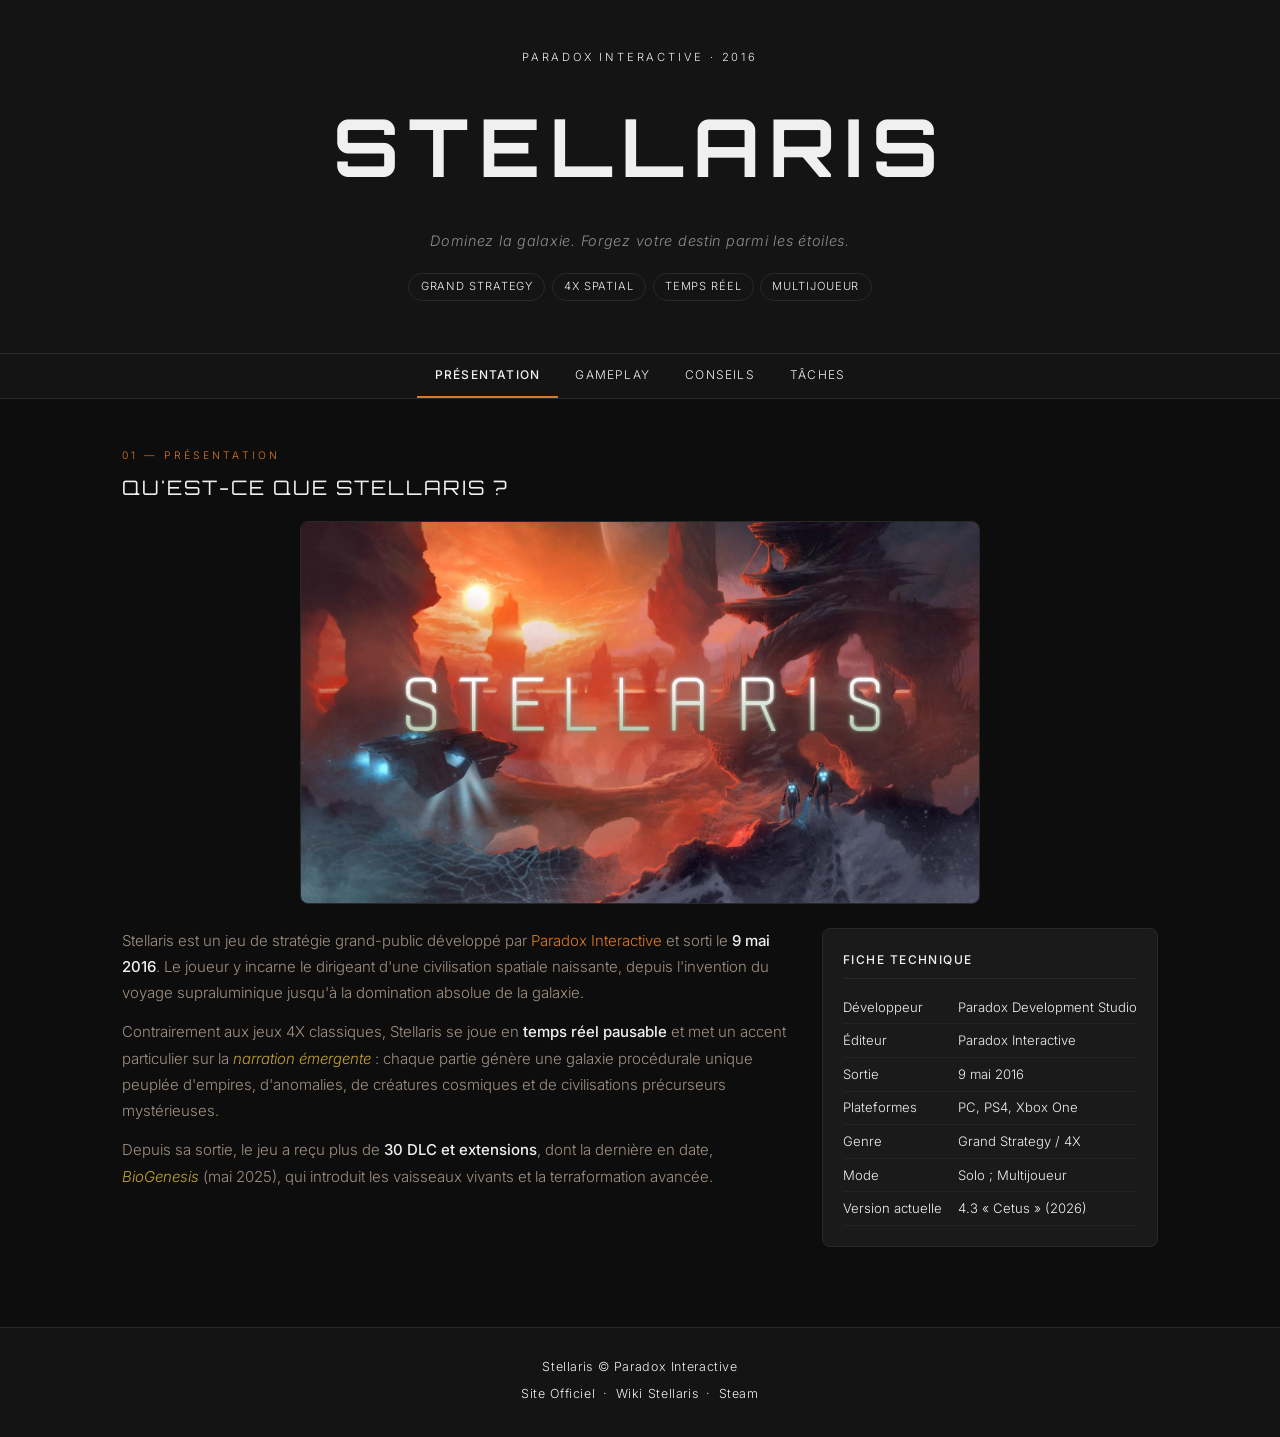
<file: TP1/index.html>
<!DOCTYPE html>
<html lang="fr">
<head>
    <meta charset="UTF-8" />
    <meta name="viewport" content="width=device-width, initial-scale=1.0" />
    <title>Stellaris — Guide Complet</title>
    <link rel="stylesheet" href="style.css" />
</head>
<body>

<header>
    <div class="header-bg"></div>
    <div class="header-content">
        <p class="header-studio">Paradox Interactive · 2016</p>
        <h1>STELLARIS</h1>
        <p class="header-tagline">Dominez la galaxie. Forgez votre destin parmi les étoiles.</p>
        <div class="header-badges">
            <span class="badge">Grand Strategy</span>
            <span class="badge">4X Spatial</span>
            <span class="badge">Temps réel</span>
            <span class="badge">Multijoueur</span>
        </div>
    </div>
    <nav>
        <a href="index.html" class="active">Présentation</a>
        <a href="gameplay.html">Gameplay</a>
        <a href="conseils.html">Conseils</a>
        <a href="todo.html">Tâches</a>
    </nav>
</header>

<main>
<section id="presentation">
    <div class="section-label">01 — PRÉSENTATION</div>
    <h2>Qu'est-ce que Stellaris ?</h2>
    <img src="stellaris.jpg" alt="Stellaris - Logo et héros du jeu" class="section-img">
    <div class="two-col">
        <div>
            <p>
                Stellaris est un jeu de stratégie grand-public développé par
                <a href="https://www.paradoxinteractive.com" target="_blank">Paradox Interactive</a>
                et sorti le <strong>9 mai 2016</strong>. Le joueur y incarne le dirigeant d'une civilisation
                spatiale naissante, depuis l'invention du voyage supraluminique jusqu'à la domination absolue
                de la galaxie.
            </p>
            <p>
                Contrairement aux jeux 4X classiques, Stellaris se joue en <strong>temps réel pausable</strong>
                et met un accent particulier sur la <em>narration émergente</em> : chaque partie génère
                une galaxie procédurale unique peuplée d'empires, d'anomalies, de créatures cosmiques et
                de civilisations précurseurs mystérieuses.
            </p>
            <p>
                Depuis sa sortie, le jeu a reçu plus de <strong>30 DLC et extensions</strong>, dont la
                dernière en date, <em>BioGenesis</em> (mai 2025), qui introduit les vaisseaux vivants et
                la terraformation avancée.
            </p>
        </div>
        <div class="info-card">
            <h3>Fiche technique</h3>
            <table class="info-table">
                <tr><td>Développeur</td><td>Paradox Development Studio</td></tr>
                <tr><td>Éditeur</td><td>Paradox Interactive</td></tr>
                <tr><td>Sortie</td><td>9 mai 2016</td></tr>
                <tr><td>Plateformes</td><td>PC, PS4, Xbox One</td></tr>
                <tr><td>Genre</td><td>Grand Strategy / 4X</td></tr>
                <tr><td>Mode</td><td>Solo ; Multijoueur</td></tr>
                <tr><td>Version actuelle</td><td>4.3 « Cetus » (2026)</td></tr>
            </table>
        </div>
    </div>
</section>
</main>

<footer>
    <p>Stellaris © Paradox Interactive</p>
    <p class="footer-links">
        <a href="https://www.paradoxinteractive.com" target="_blank">Site Officiel</a> ·
        <a href="https://stellaris.paradoxwikis.com" target="_blank">Wiki Stellaris</a> ·
        <a href="https://store.steampowered.com/app/281990/Stellaris/" target="_blank">Steam</a>
    </p>
</footer>

<button id="scrollToTopBtn" class="scroll-to-top" title="Remonter au haut">↑</button>

<script>
    const scrollToTopBtn = document.getElementById('scrollToTopBtn');
    
    window.addEventListener('scroll', () => {
        if (window.scrollY > 300) {
            scrollToTopBtn.classList.add('visible');
        } else {
            scrollToTopBtn.classList.remove('visible');
        }
    });
    
    scrollToTopBtn.addEventListener('click', () => {
        window.scrollTo({ top: 0, behavior: 'smooth' });
    });
</script>

</body>
</html>
</file>
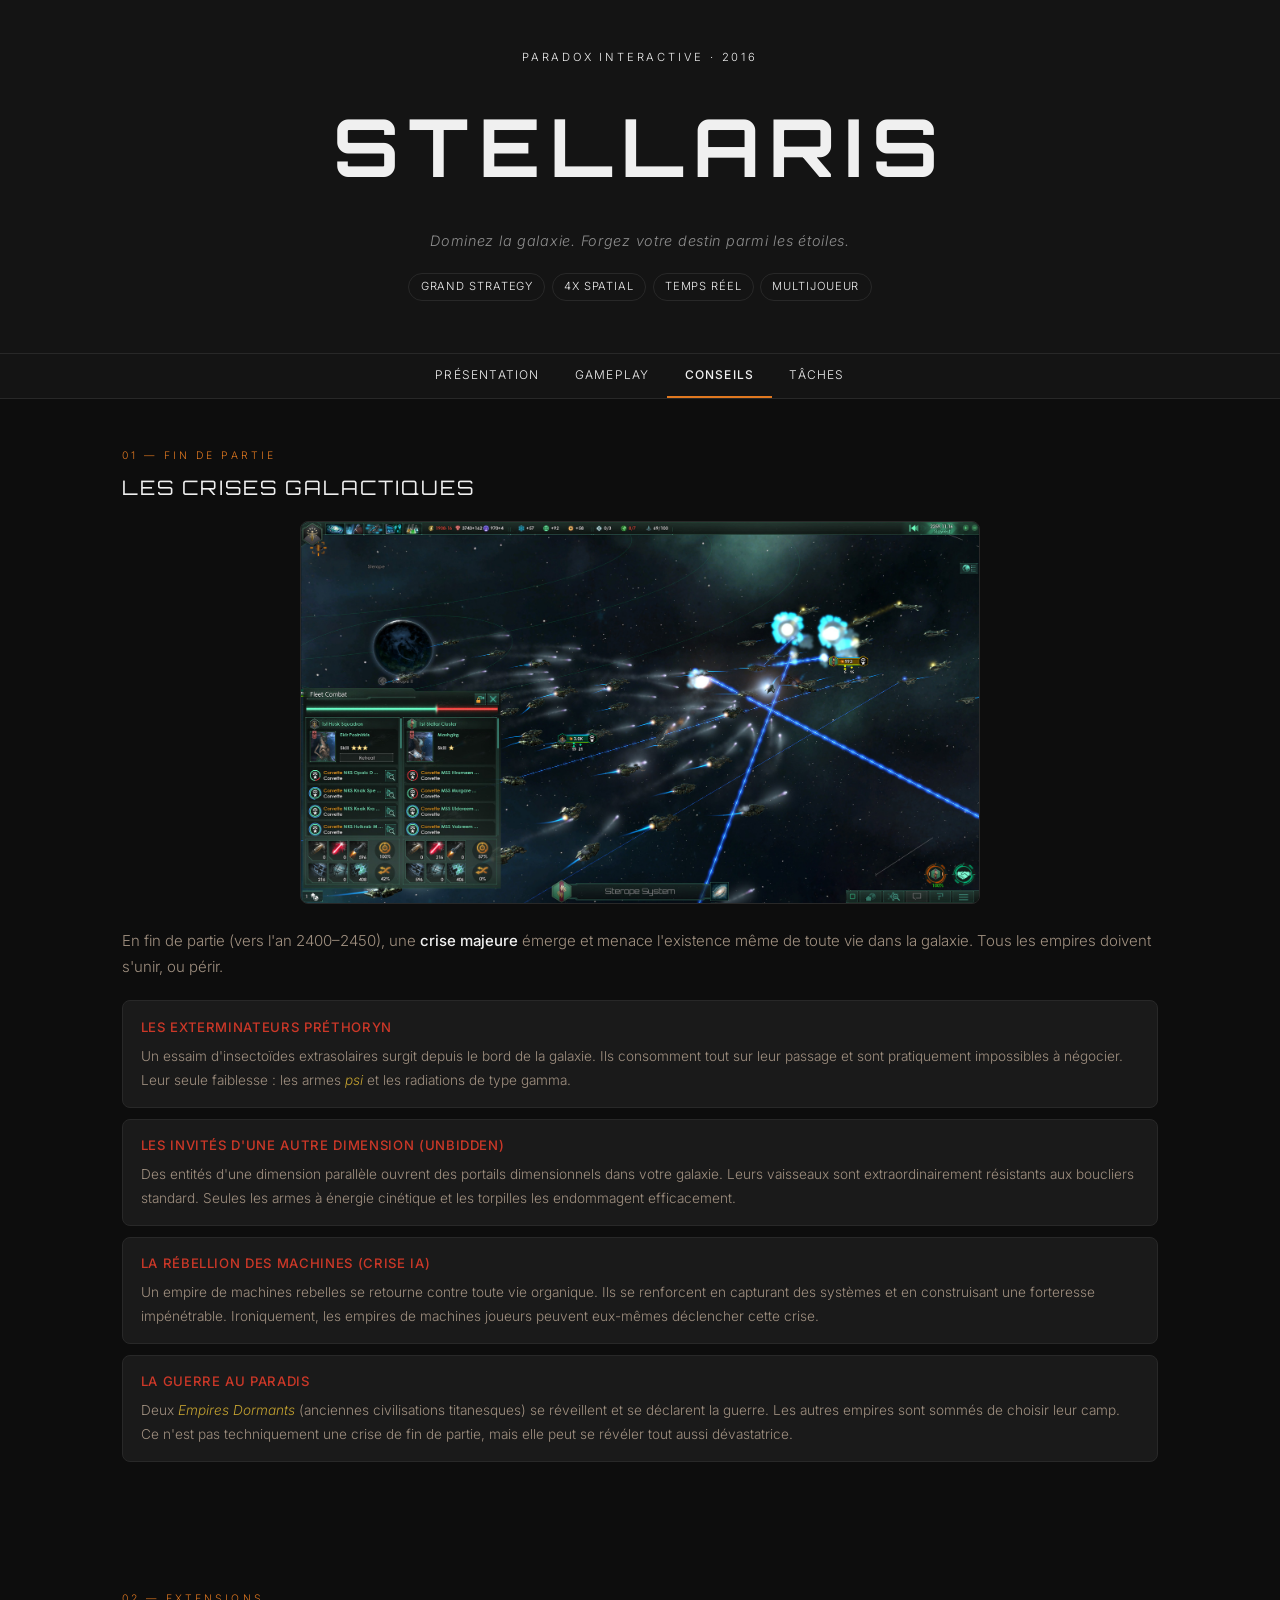
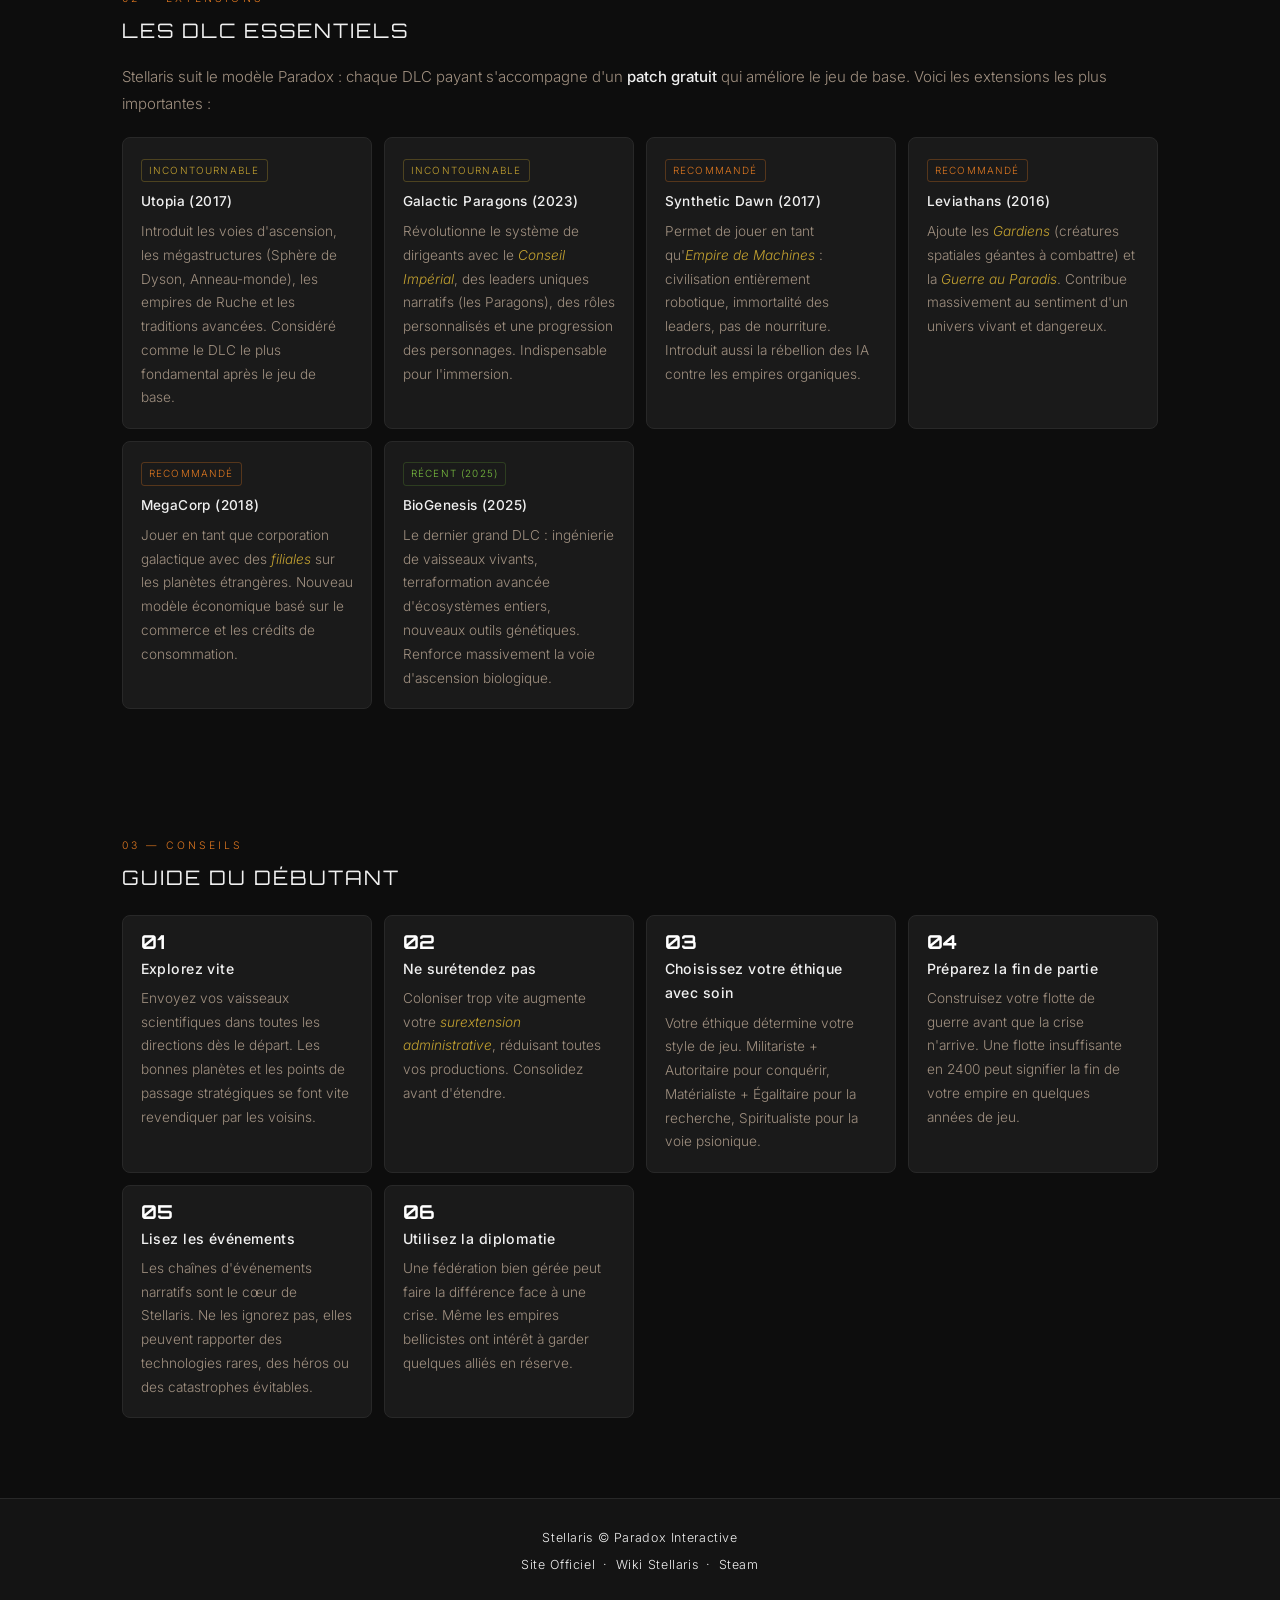
<file: TP1/conseils.html>
<!DOCTYPE html>
<html lang="fr">
<head>
    <meta charset="UTF-8" />
    <meta name="viewport" content="width=device-width, initial-scale=1.0" />
    <title>Conseils — Guide Stellaris</title>
    <link rel="stylesheet" href="style.css" />
</head>
<body>

<header>
    <div class="header-bg"></div>
    <div class="header-content">
        <p class="header-studio">Paradox Interactive · 2016</p>
        <h1>STELLARIS</h1>
        <p class="header-tagline">Dominez la galaxie. Forgez votre destin parmi les étoiles.</p>
        <div class="header-badges">
            <span class="badge">Grand Strategy</span>
            <span class="badge">4X Spatial</span>
            <span class="badge">Temps réel</span>
            <span class="badge">Multijoueur</span>
        </div>
    </div>
    <nav>
        <a href="index.html">Présentation</a>
        <a href="gameplay.html">Gameplay</a>
        <a href="conseils.html" class="active">Conseils</a>
        <a href="todo.html">Tâches</a>
    </nav>
</header>

<main>
<section id="crises">
    <div class="section-label">01 — FIN DE PARTIE</div>
    <h2>Les Crises Galactiques</h2>
    <img src="bataille.jpg" alt="Combat spatial - Bataille galactique épique" class="section-img">
    <p>
        En fin de partie (vers l'an 2400–2450), une <strong>crise majeure</strong> émerge et
        menace l'existence même de toute vie dans la galaxie. Tous les empires doivent s'unir,
        ou périr.
    </p>

    <div class="crise-list">
        <div class="crise">
            <div class="crise-name">Les Exterminateurs Préthoryn</div>
            <p>Un essaim d'insectoïdes extrasolaires surgit depuis le bord de la galaxie.
            Ils consomment tout sur leur passage et sont pratiquement impossibles à négocier.
            Leur seule faiblesse : les armes <em>psi</em> et les radiations de type gamma.</p>
        </div>
        <div class="crise">
            <div class="crise-name">Les Invités d'une autre dimension (Unbidden)</div>
            <p>Des entités d'une dimension parallèle ouvrent des portails dimensionnels dans
            votre galaxie. Leurs vaisseaux sont extraordinairement résistants aux boucliers
            standard. Seules les armes à énergie cinétique et les torpilles les
            endommagent efficacement.</p>
        </div>
        <div class="crise">
            <div class="crise-name">La Rébellion des Machines (Crise IA)</div>
            <p>Un empire de machines rebelles se retourne contre toute vie organique. Ils
            se renforcent en capturant des systèmes et en construisant une forteresse
            impénétrable. Ironiquement, les empires de machines joueurs peuvent eux-mêmes
            déclencher cette crise.</p>
        </div>
        <div class="crise">
            <div class="crise-name">La Guerre au Paradis</div>
            <p>Deux <em>Empires Dormants</em> (anciennes civilisations titanesques) se réveillent
            et se déclarent la guerre. Les autres empires sont sommés de choisir leur camp.
            Ce n'est pas techniquement une crise de fin de partie, mais elle peut se révéler
            tout aussi dévastatrice.</p>
        </div>
    </div>
</section>

<section id="dlc">
    <div class="section-label">02 — EXTENSIONS</div>
    <h2>Les DLC Essentiels</h2>
    <p>
        Stellaris suit le modèle Paradox : chaque DLC payant s'accompagne d'un
        <strong>patch gratuit</strong> qui améliore le jeu de base. Voici les
        extensions les plus importantes :
    </p>

    <div class="dlc-grid">
        <div class="dlc-card dlc-must">
            <span class="dlc-tier">Incontournable</span>
            <h3>Utopia (2017)</h3>
            <p>Introduit les voies d'ascension, les mégastructures (Sphère de Dyson, Anneau-monde),
            les empires de Ruche et les traditions avancées. Considéré comme le DLC le plus
            fondamental après le jeu de base.</p>
        </div>
        <div class="dlc-card dlc-must">
            <span class="dlc-tier">Incontournable</span>
            <h3>Galactic Paragons (2023)</h3>
            <p>Révolutionne le système de dirigeants avec le <em>Conseil Impérial</em>, des
            leaders uniques narratifs (les Paragons), des rôles personnalisés et une
            progression des personnages. Indispensable pour l'immersion.</p>
        </div>
        <div class="dlc-card dlc-recommande">
            <span class="dlc-tier">Recommandé</span>
            <h3>Synthetic Dawn (2017)</h3>
            <p>Permet de jouer en tant qu'<em>Empire de Machines</em> : civilisation
            entièrement robotique, immortalité des leaders, pas de nourriture. Introduit
            aussi la rébellion des IA contre les empires organiques.</p>
        </div>
        <div class="dlc-card dlc-recommande">
            <span class="dlc-tier">Recommandé</span>
            <h3>Leviathans (2016)</h3>
            <p>Ajoute les <em>Gardiens</em> (créatures spatiales géantes à combattre)
            et la <em>Guerre au Paradis</em>. Contribue massivement au sentiment
            d'un univers vivant et dangereux.</p>
        </div>
        <div class="dlc-card dlc-recommande">
            <span class="dlc-tier">Recommandé</span>
            <h3>MegaCorp (2018)</h3>
            <p>Jouer en tant que corporation galactique avec des <em>filiales</em>
            sur les planètes étrangères. Nouveau modèle économique basé sur le
            commerce et les crédits de consommation.</p>
        </div>
        <div class="dlc-card dlc-nouveau">
            <span class="dlc-tier">Récent (2025)</span>
            <h3>BioGenesis (2025)</h3>
            <p>Le dernier grand DLC : ingénierie de vaisseaux vivants, terraformation
            avancée d'écosystèmes entiers, nouveaux outils génétiques. Renforce
            massivement la voie d'ascension biologique.</p>
        </div>
    </div>
</section>

<section id="conseils">
    <div class="section-label">03 — CONSEILS</div>
    <h2>Guide du Débutant</h2>
    <div class="tips-grid">
        <div class="tip">
            <span class="tip-num">01</span>
            <h3>Explorez vite</h3>
            <p>Envoyez vos vaisseaux scientifiques dans toutes les directions dès le départ.
            Les bonnes planètes et les points de passage stratégiques se font vite revendiquer
            par les voisins.</p>
        </div>
        <div class="tip">
            <span class="tip-num">02</span>
            <h3>Ne surétendez pas</h3>
            <p>Coloniser trop vite augmente votre <em>surextension administrative</em>,
            réduisant toutes vos productions. Consolidez avant d'étendre.</p>
        </div>
        <div class="tip">
            <span class="tip-num">03</span>
            <h3>Choisissez votre éthique avec soin</h3>
            <p>Votre éthique détermine votre style de jeu. Militariste + Autoritaire pour
            conquérir, Matérialiste + Égalitaire pour la recherche, Spiritualiste pour
            la voie psionique.</p>
        </div>
        <div class="tip">
            <span class="tip-num">04</span>
            <h3>Préparez la fin de partie</h3>
            <p>Construisez votre flotte de guerre avant que la crise n'arrive. Une flotte
            insuffisante en 2400 peut signifier la fin de votre empire en quelques
            années de jeu.</p>
        </div>
        <div class="tip">
            <span class="tip-num">05</span>
            <h3>Lisez les événements</h3>
            <p>Les chaînes d'événements narratifs sont le cœur de Stellaris. Ne les
            ignorez pas, elles peuvent rapporter des technologies rares, des héros
            ou des catastrophes évitables.</p>
        </div>
        <div class="tip">
            <span class="tip-num">06</span>
            <h3>Utilisez la diplomatie</h3>
            <p>Une fédération bien gérée peut faire la différence face à une crise.
            Même les empires bellicistes ont intérêt à garder quelques alliés
            en réserve.</p>
        </div>
    </div>
</section>
</main>

<footer>
    <p>Stellaris © Paradox Interactive</p>
    <p class="footer-links">
        <a href="https://www.paradoxinteractive.com" target="_blank">Site Officiel</a> ·
        <a href="https://stellaris.paradoxwikis.com" target="_blank">Wiki Stellaris</a> ·
        <a href="https://store.steampowered.com/app/281990/Stellaris/" target="_blank">Steam</a>
    </p>
</footer>

<button id="scrollToTopBtn" class="scroll-to-top" title="Remonter au haut">↑</button>

<script>
    const scrollToTopBtn = document.getElementById('scrollToTopBtn');
    
    window.addEventListener('scroll', () => {
        if (window.scrollY > 300) {
            scrollToTopBtn.classList.add('visible');
        } else {
            scrollToTopBtn.classList.remove('visible');
        }
    });
    
    scrollToTopBtn.addEventListener('click', () => {
        window.scrollTo({ top: 0, behavior: 'smooth' });
    });
</script>

</body>
</html>
</file>
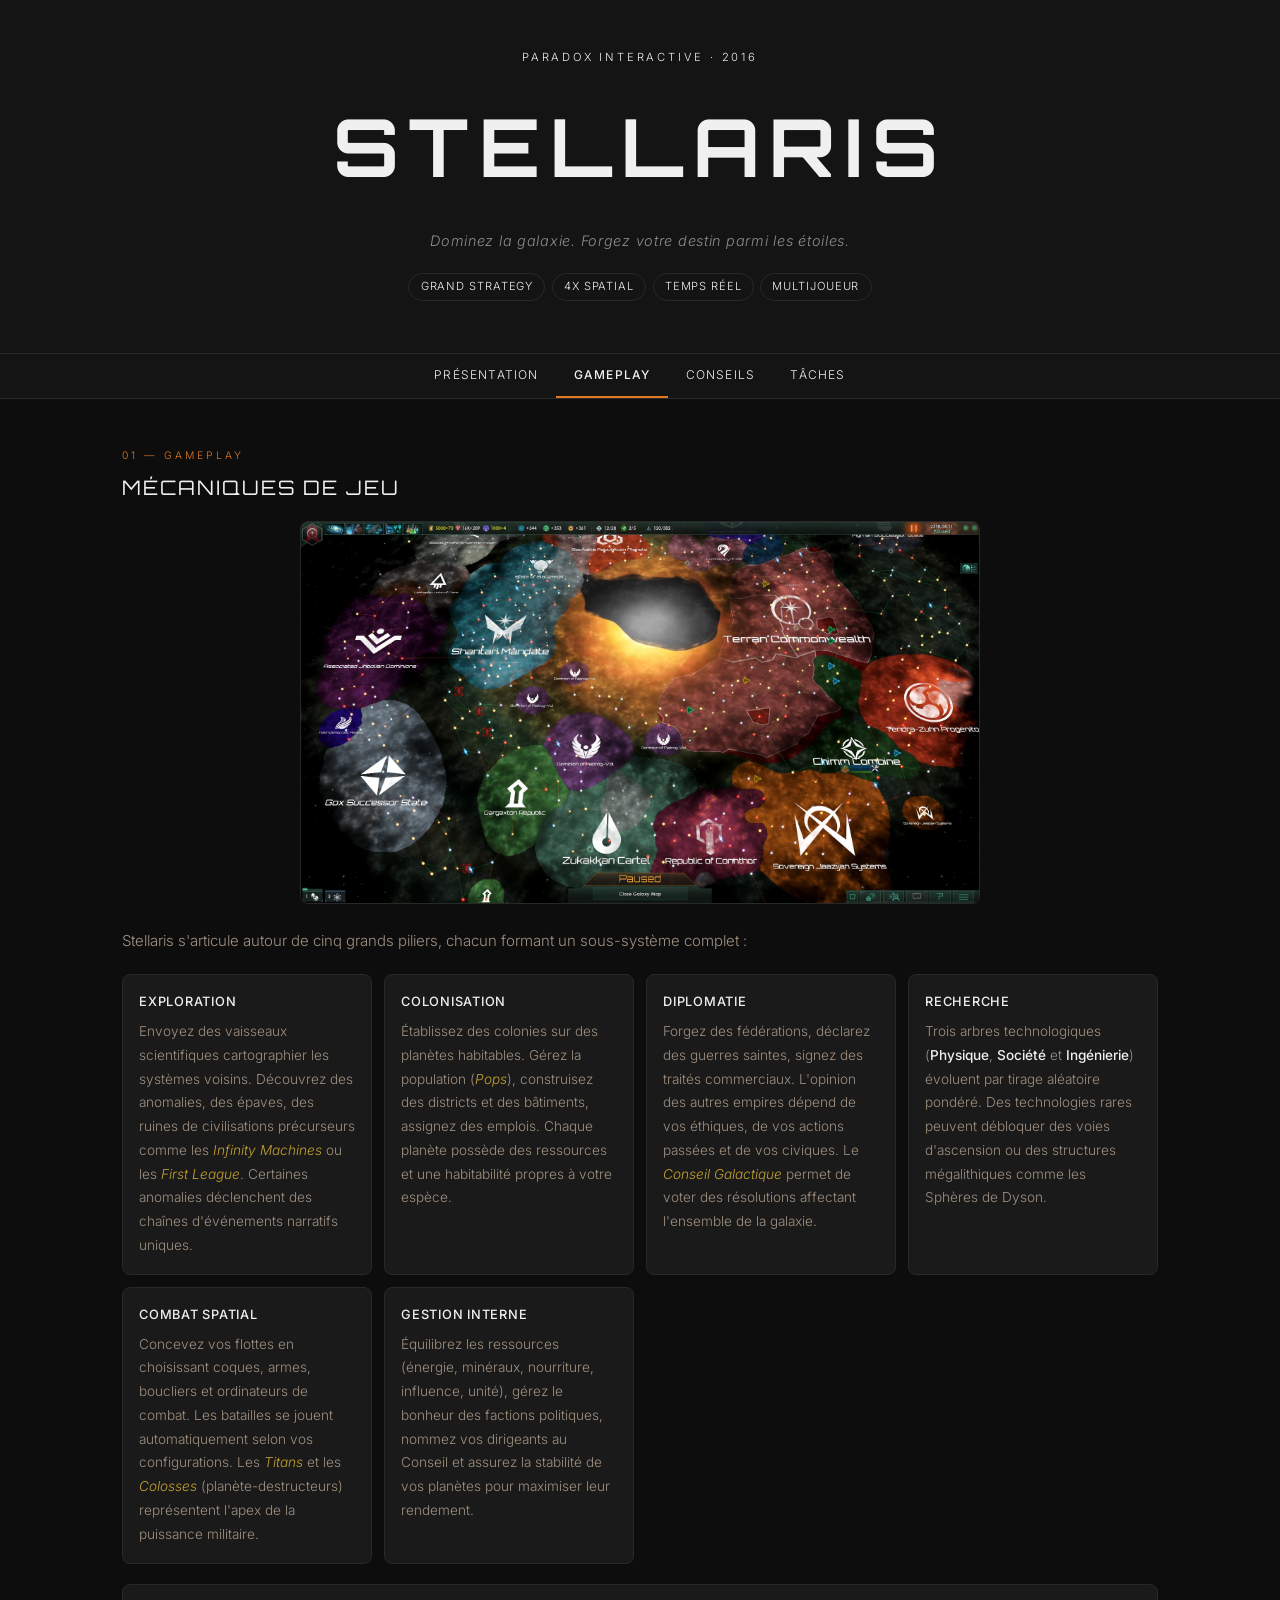
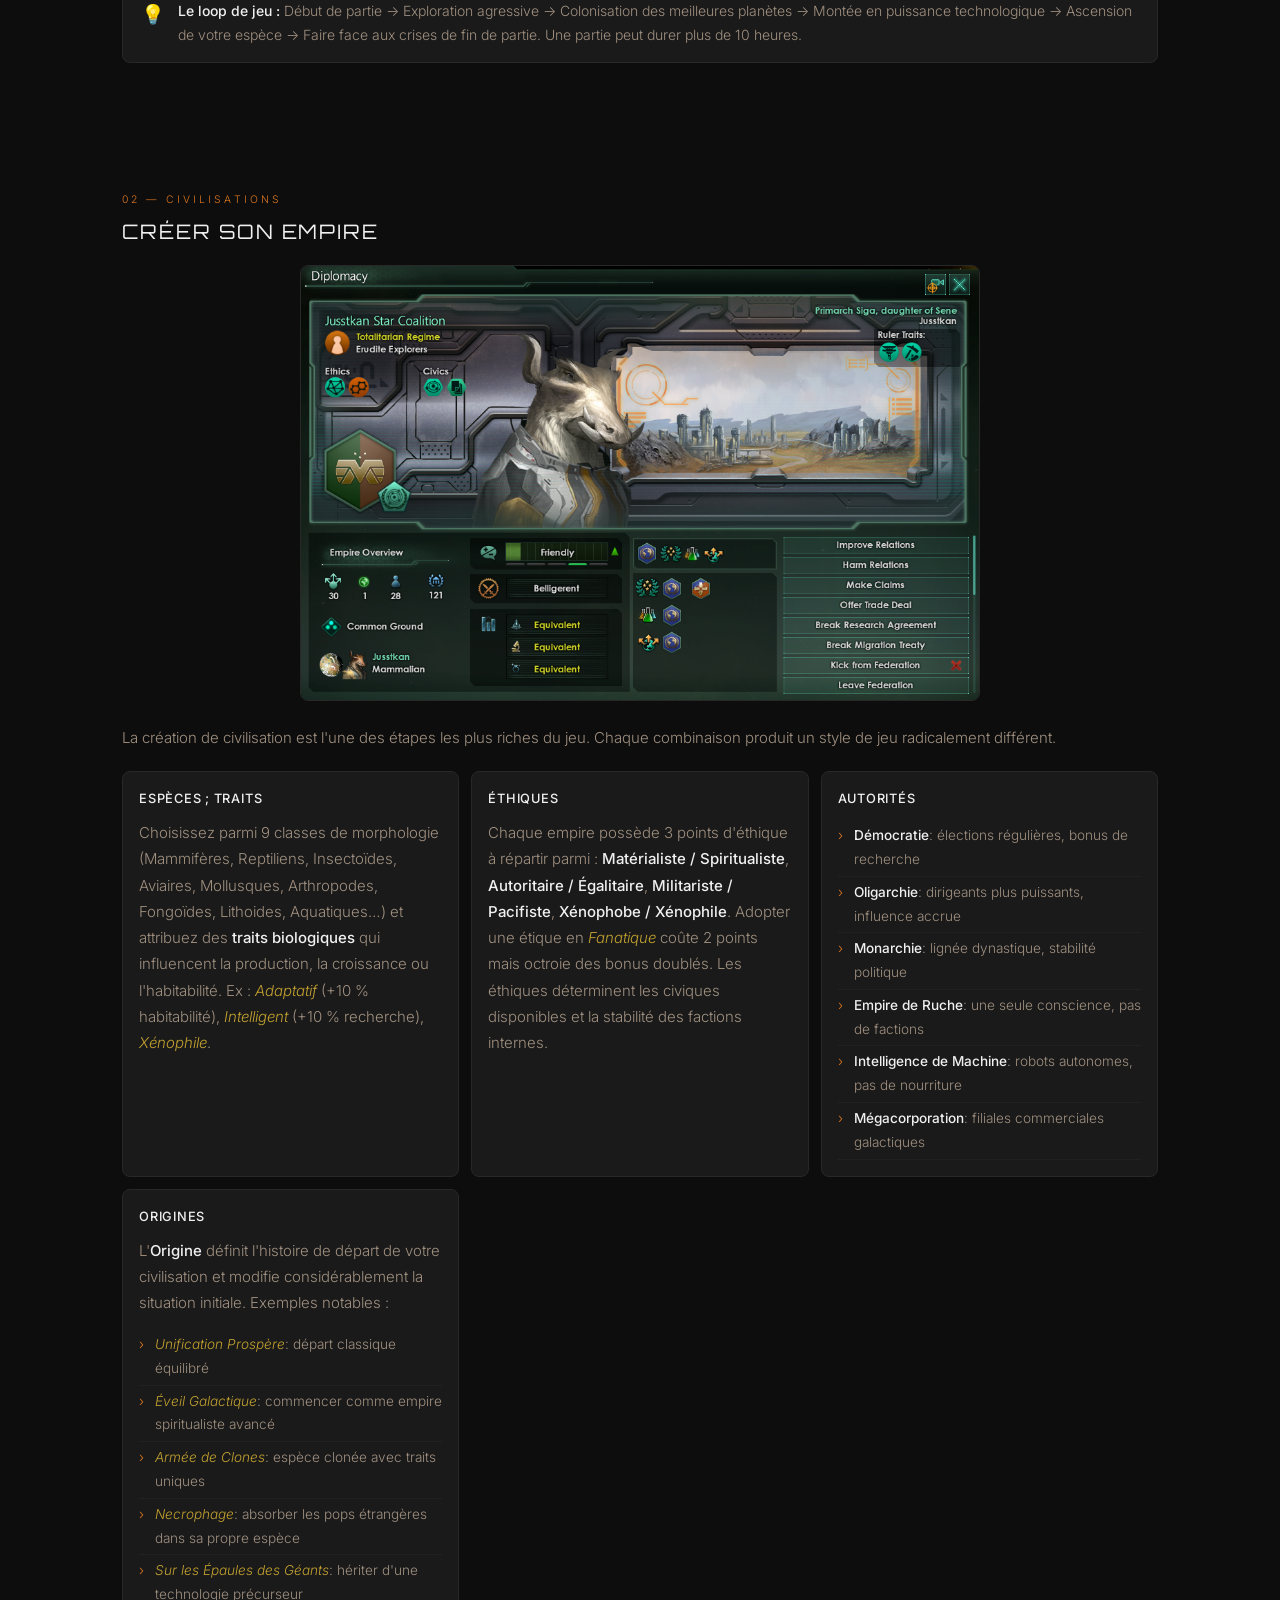
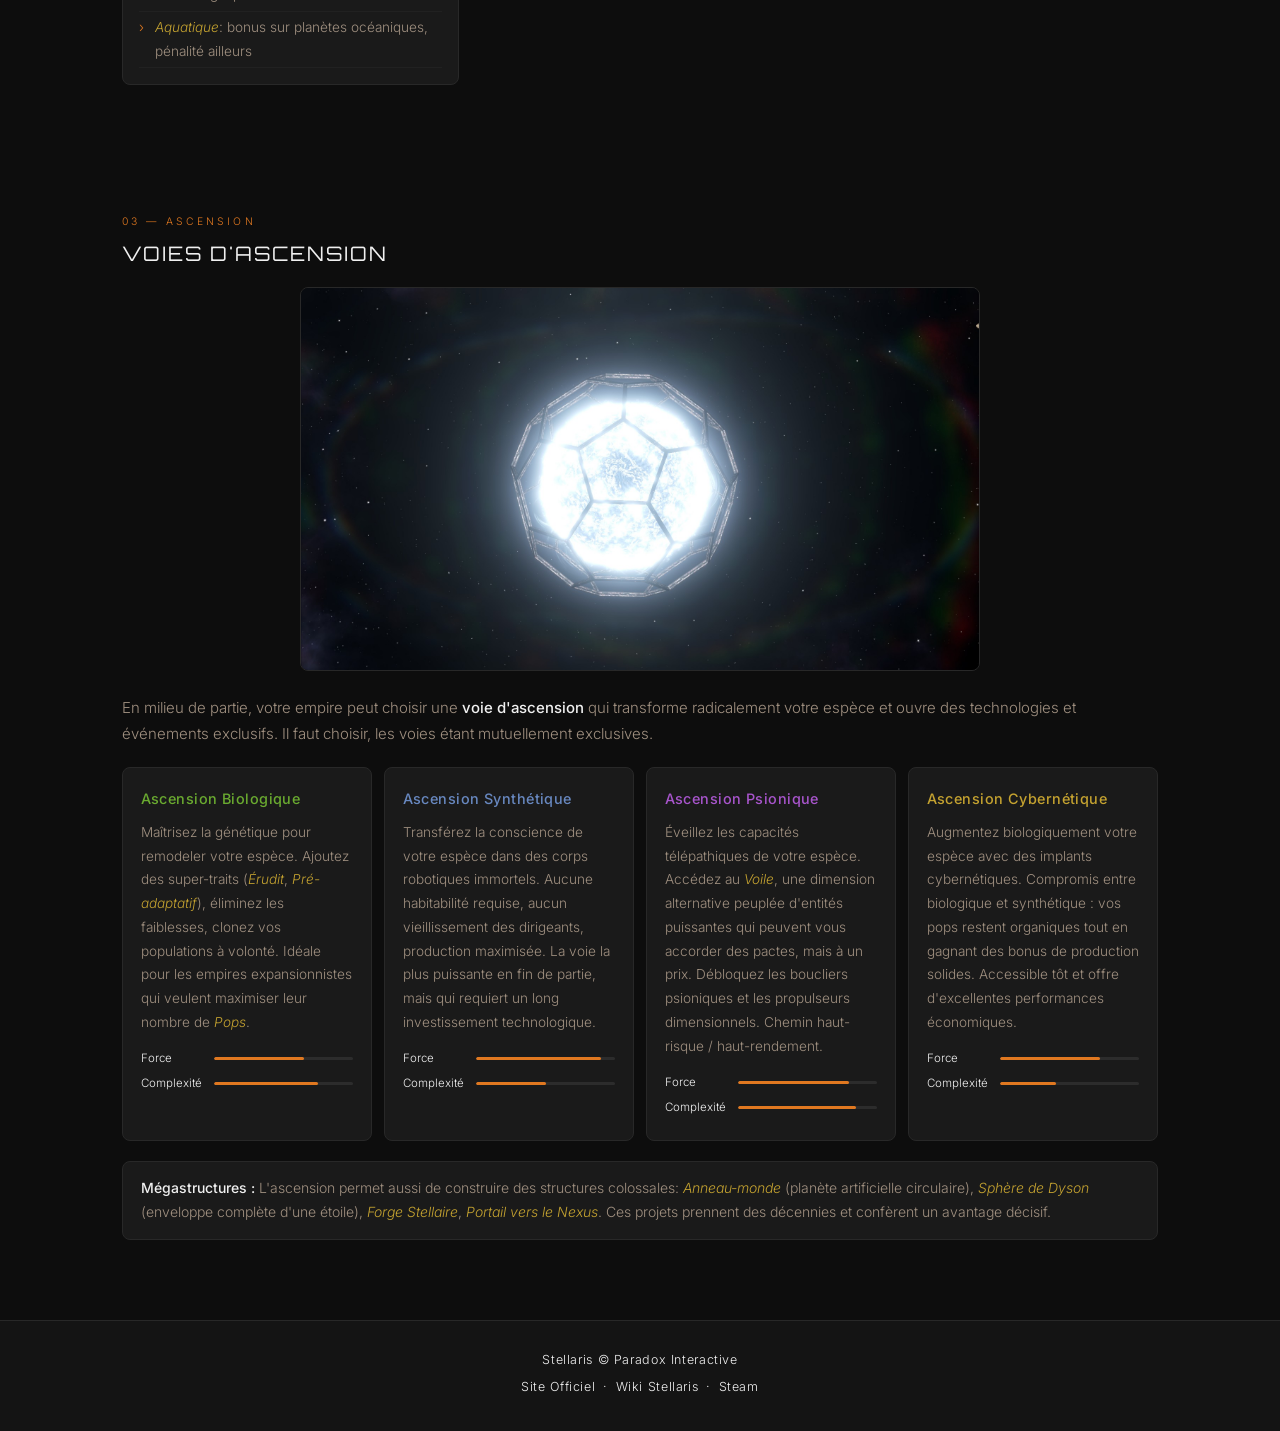
<file: TP1/gameplay.html>
<!DOCTYPE html>
<html lang="fr">
<head>
    <meta charset="UTF-8" />
    <meta name="viewport" content="width=device-width, initial-scale=1.0" />
    <title>Gameplay — Guide Stellaris</title>
    <link rel="stylesheet" href="style.css" />
</head>
<body>

<header>
    <div class="header-bg"></div>
    <div class="header-content">
        <p class="header-studio">Paradox Interactive · 2016</p>
        <h1>STELLARIS</h1>
        <p class="header-tagline">Dominez la galaxie. Forgez votre destin parmi les étoiles.</p>
        <div class="header-badges">
            <span class="badge">Grand Strategy</span>
            <span class="badge">4X Spatial</span>
            <span class="badge">Temps réel</span>
            <span class="badge">Multijoueur</span>
        </div>
    </div>
    <nav>
        <a href="index.html">Présentation</a>
        <a href="gameplay.html" class="active">Gameplay</a>
        <a href="conseils.html">Conseils</a>
        <a href="todo.html">Tâches</a>
    </nav>
</header>

<main>
<section id="gameplay">
    <div class="section-label">01 — GAMEPLAY</div>
    <h2>Mécaniques de jeu</h2>
    <img src="galaxy.jpg" alt="Vue de la galaxie à explorer" class="section-img">
    <p>Stellaris s'articule autour de cinq grands piliers, chacun formant un sous-système complet :</p>

    <div class="pilier-grid">
        <div class="pilier">
            <h3>Exploration</h3>
            <p>Envoyez des vaisseaux scientifiques cartographier les systèmes voisins. Découvrez des
            anomalies, des épaves, des ruines de civilisations précurseurs comme les <em>Infinity Machines</em>
            ou les <em>First League</em>. Certaines anomalies déclenchent des chaînes d'événements
            narratifs uniques.</p>
        </div>
        <div class="pilier">
            <h3>Colonisation</h3>
            <p>Établissez des colonies sur des planètes habitables. Gérez la population (<em>Pops</em>),
            construisez des districts et des bâtiments, assignez des emplois. Chaque planète possède
            des ressources et une habitabilité propres à votre espèce.</p>
        </div>
        <div class="pilier">
            <h3>Diplomatie</h3>
            <p>Forgez des fédérations, déclarez des guerres saintes, signez des traités commerciaux.
            L'opinion des autres empires dépend de vos éthiques, de vos actions passées et de vos
            civiques. Le <em>Conseil Galactique</em> permet de voter des résolutions affectant
            l'ensemble de la galaxie.</p>
        </div>
        <div class="pilier">
            <h3>Recherche</h3>
            <p>Trois arbres technologiques (<strong>Physique</strong>, <strong>Société</strong>
            et <strong>Ingénierie</strong>) évoluent par tirage aléatoire pondéré. Des technologies
            rares peuvent débloquer des voies d'ascension ou des structures mégalithiques comme
            les Sphères de Dyson.</p>
        </div>
        <div class="pilier">
            <h3>Combat Spatial</h3>
            <p>Concevez vos flottes en choisissant coques, armes, boucliers et ordinateurs de combat.
            Les batailles se jouent automatiquement selon vos configurations. Les <em>Titans</em>
            et les <em>Colosses</em> (planète-destructeurs) représentent l'apex de la puissance
            militaire.</p>
        </div>
        <div class="pilier">
            <h3>Gestion Interne</h3>
            <p>Équilibrez les ressources (énergie, minéraux, nourriture, influence, unité),
            gérez le bonheur des factions politiques, nommez vos dirigeants au Conseil et
            assurez la stabilité de vos planètes pour maximiser leur rendement.</p>
        </div>
    </div>

    <div class="highlight-box">
        <span class="highlight-icon">💡</span>
        <p><strong>Le loop de jeu :</strong> Début de partie → Exploration agressive → Colonisation
        des meilleures planètes → Montée en puissance technologique → Ascension de votre espèce
        → Faire face aux crises de fin de partie. Une partie peut durer plus de 10 heures.</p>
    </div>
</section>

<section id="factions">
    <div class="section-label">02 — CIVILISATIONS</div>
    <h2>Créer son Empire</h2>
    <img src="diplomacy.png" alt="Interface diplomatie et alliances" class="section-img">
    <p>
        La création de civilisation est l'une des étapes les plus riches du jeu. Chaque combinaison
        produit un style de jeu radicalement différent.
    </p>

    <div class="civ-grid">
        <div class="civ-block">
            <h3>Espèces ; Traits</h3>
            <p>Choisissez parmi 9 classes de morphologie (Mammifères, Reptiliens, Insectoïdes, Aviaires,
            Mollusques, Arthropodes, Fongoïdes, Lithoides, Aquatiques…) et attribuez des
            <strong>traits biologiques</strong> qui influencent la production, la croissance ou
            l'habitabilité. Ex : <em>Adaptatif</em> (+10 % habitabilité), <em>Intelligent</em>
            (+10 % recherche), <em>Xénophile</em>.</p>
        </div>
        <div class="civ-block">
            <h3>Éthiques</h3>
            <p>Chaque empire possède 3 points d'éthique à répartir parmi : <strong>Matérialiste /
            Spiritualiste</strong>, <strong>Autoritaire / Égalitaire</strong>, <strong>Militariste /
            Pacifiste</strong>, <strong>Xénophobe / Xénophile</strong>. Adopter une étique en
            <em>Fanatique</em> coûte 2 points mais octroie des bonus doublés. Les éthiques
            déterminent les civiques disponibles et la stabilité des factions internes.</p>
        </div>
        <div class="civ-block">
            <h3>Autorités</h3>
            <ul>
                <li><strong>Démocratie</strong>: élections régulières, bonus de recherche</li>
                <li><strong>Oligarchie</strong>: dirigeants plus puissants, influence accrue</li>
                <li><strong>Monarchie</strong>: lignée dynastique, stabilité politique</li>
                <li><strong>Empire de Ruche</strong>: une seule conscience, pas de factions</li>
                <li><strong>Intelligence de Machine</strong>: robots autonomes, pas de nourriture</li>
                <li><strong>Mégacorporation</strong>: filiales commerciales galactiques</li>
            </ul>
        </div>
        <div class="civ-block">
            <h3>Origines</h3>
            <p>L'<strong>Origine</strong> définit l'histoire de départ de votre civilisation et
            modifie considérablement la situation initiale. Exemples notables :</p>
            <ul>
                <li><em>Unification Prospère</em>: départ classique équilibré</li>
                <li><em>Éveil Galactique</em>: commencer comme empire spiritualiste avancé</li>
                <li><em>Armée de Clones</em>: espèce clonée avec traits uniques</li>
                <li><em>Necrophage</em>: absorber les pops étrangères dans sa propre espèce</li>
                <li><em>Sur les Épaules des Géants</em>: hériter d'une technologie précurseur</li>
                <li><em>Aquatique</em>: bonus sur planètes océaniques, pénalité ailleurs</li>
            </ul>
        </div>
    </div>
</section>

<section id="ascension">
    <div class="section-label">03 — ASCENSION</div>
    <h2>Voies d'Ascension</h2>
    <img src="dyson_sphere.jpg" alt="Sphère de Dyson - Mégastructure stellaire" class="section-img">
    <p>
        En milieu de partie, votre empire peut choisir une <strong>voie d'ascension</strong> qui
        transforme radicalement votre espèce et ouvre des technologies et événements exclusifs.
        Il faut choisir, les voies étant mutuellement exclusives.
    </p>

    <div class="ascension-grid">
        <div class="asc-card asc-bio">
            <div class="asc-header">
                <h3>Ascension Biologique</h3>
            </div>
            <p>Maîtrisez la génétique pour remodeler votre espèce. Ajoutez des super-traits
            (<em>Érudit</em>, <em>Pré-adaptatif</em>), éliminez les faiblesses, clonez vos
            populations à volonté. Idéale pour les empires expansionnistes qui veulent maximiser
            leur nombre de <em>Pops</em>.</p>
            <div class="asc-stat">
                <span>Force</span><span class="stat-bar" style="--pct:65%"></span>
            </div>
            <div class="asc-stat">
                <span>Complexité</span><span class="stat-bar" style="--pct:75%"></span>
            </div>
        </div>

        <div class="asc-card asc-synth">
            <div class="asc-header">
                <h3>Ascension Synthétique</h3>
            </div>
            <p>Transférez la conscience de votre espèce dans des corps robotiques immortels.
            Aucune habitabilité requise, aucun vieillissement des dirigeants, production maximisée.
            La voie la plus puissante en fin de partie, mais qui requiert un long investissement
            technologique.</p>
            <div class="asc-stat">
                <span>Force</span><span class="stat-bar" style="--pct:90%"></span>
            </div>
            <div class="asc-stat">
                <span>Complexité</span><span class="stat-bar" style="--pct:50%"></span>
            </div>
        </div>

        <div class="asc-card asc-psi">
            <div class="asc-header">
                <h3>Ascension Psionique</h3>
            </div>
            <p>Éveillez les capacités télépathiques de votre espèce. Accédez au <em>Voile</em>,
            une dimension alternative peuplée d'entités puissantes qui peuvent vous accorder des
            pactes, mais à un prix. Débloquez les boucliers psioniques et les propulseurs
            dimensionnels. Chemin haut-risque / haut-rendement.</p>
            <div class="asc-stat">
                <span>Force</span><span class="stat-bar" style="--pct:80%"></span>
            </div>
            <div class="asc-stat">
                <span>Complexité</span><span class="stat-bar" style="--pct:85%"></span>
            </div>
        </div>

        <div class="asc-card asc-cyber">
            <div class="asc-header">
                <h3>Ascension Cybernétique</h3>
            </div>
            <p>Augmentez biologiquement votre espèce avec des implants cybernétiques.
            Compromis entre biologique et synthétique : vos pops restent organiques
            tout en gagnant des bonus de production solides. Accessible tôt et offre
            d'excellentes performances économiques.</p>
            <div class="asc-stat">
                <span>Force</span><span class="stat-bar" style="--pct:72%"></span>
            </div>
            <div class="asc-stat">
                <span>Complexité</span><span class="stat-bar" style="--pct:40%"></span>
            </div>
        </div>
    </div>

    <div class="highlight-box">
        <p><strong>Mégastructures :</strong> L'ascension permet aussi de construire des structures
        colossales: <em>Anneau-monde</em> (planète artificielle circulaire), <em>Sphère de Dyson</em>
        (enveloppe complète d'une étoile), <em>Forge Stellaire</em>, <em>Portail vers le Nexus</em>.
        Ces projets prennent des décennies et confèrent un avantage décisif.</p>
    </div>
</section>
</main>

<footer>
    <p>Stellaris © Paradox Interactive</p>
    <p class="footer-links">
        <a href="https://www.paradoxinteractive.com" target="_blank">Site Officiel</a> ·
        <a href="https://stellaris.paradoxwikis.com" target="_blank">Wiki Stellaris</a> ·
        <a href="https://store.steampowered.com/app/281990/Stellaris/" target="_blank">Steam</a>
    </p>
</footer>

<button id="scrollToTopBtn" class="scroll-to-top" title="Remonter au haut">↑</button>

<script>
    const scrollToTopBtn = document.getElementById('scrollToTopBtn');
    
    window.addEventListener('scroll', () => {
        if (window.scrollY > 300) {
            scrollToTopBtn.classList.add('visible');
        } else {
            scrollToTopBtn.classList.remove('visible');
        }
    });
    
    scrollToTopBtn.addEventListener('click', () => {
        window.scrollTo({ top: 0, behavior: 'smooth' });
    });
</script>

</body>
</html>
</file>
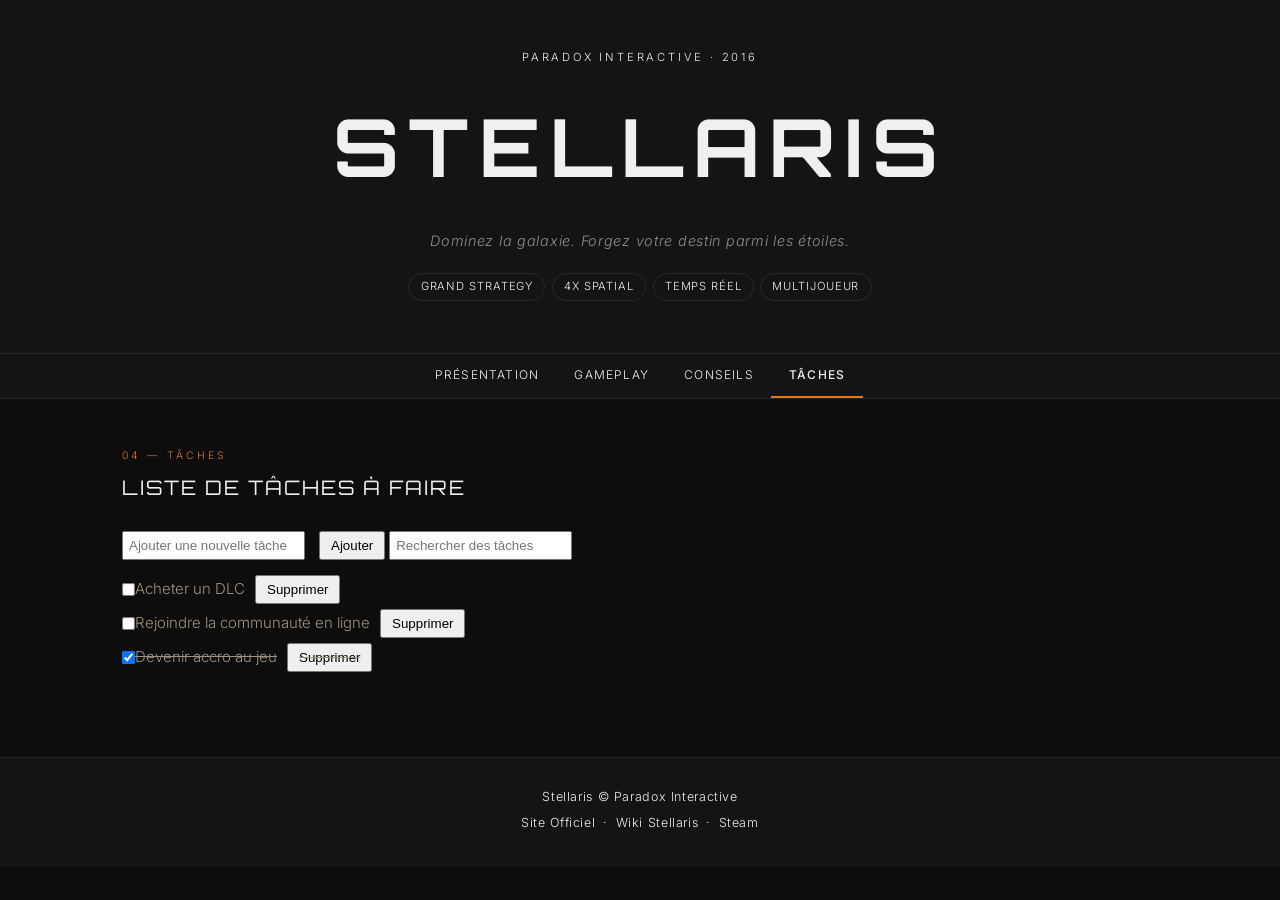
<file: TP1/todo.html>
<!DOCTYPE html>
<html lang="fr">
<head>
    <meta charset="UTF-8" />
    <meta name="viewport" content="width=device-width, initial-scale=1.0" />
    <title>Tâches — Guide Stellaris</title>
    <link rel="stylesheet" href="style.css" />
    <style>
        .task { display: flex; align-items: center; margin: 5px 0; }
        .task.done { text-decoration: line-through; }
        input[type="text"] { margin: 10px 0; padding: 5px; }
        button { padding: 5px 10px; margin-left: 10px; }
    </style>
</head>
<body>

<header>
    <div class="header-bg"></div>
    <div class="header-content">
        <p class="header-studio">Paradox Interactive · 2016</p>
        <h1>STELLARIS</h1>
        <p class="header-tagline">Dominez la galaxie. Forgez votre destin parmi les étoiles.</p>
        <div class="header-badges">
            <span class="badge">Grand Strategy</span>
            <span class="badge">4X Spatial</span>
            <span class="badge">Temps réel</span>
            <span class="badge">Multijoueur</span>
        </div>
    </div>
    <nav>
        <a href="index.html">Présentation</a>
        <a href="gameplay.html">Gameplay</a>
        <a href="conseils.html">Conseils</a>
        <a href="todo.html" class="active">Tâches</a>
    </nav>
</header>

<main>
<section id="todo">
    <div class="section-label">04 — TÂCHES</div>
    <h2>Liste de Tâches à Faire</h2>
    <input type="text" id="newTask" placeholder="Ajouter une nouvelle tâche">
    <button onclick="addTask()">Ajouter</button>
    <input type="text" id="search" placeholder="Rechercher des tâches" oninput="searchTasks()">
    <div id="taskList"></div>
</section>
</main>

<footer>
    <p>Stellaris © Paradox Interactive</p>
    <p class="footer-links">
        <a href="https://www.paradoxinteractive.com" target="_blank">Site Officiel</a> ·
        <a href="https://stellaris.paradoxwikis.com" target="_blank">Wiki Stellaris</a> ·
        <a href="https://store.steampowered.com/app/281990/Stellaris/" target="_blank">Steam</a>
    </p>
</footer>

<button id="scrollToTopBtn" class="scroll-to-top" title="Remonter au haut">↑</button>

<script src="todo.js"></script>

<script>
    const scrollToTopBtn = document.getElementById('scrollToTopBtn');
    
    window.addEventListener('scroll', () => {
        if (window.scrollY > 300) {
            scrollToTopBtn.classList.add('visible');
        } else {
            scrollToTopBtn.classList.remove('visible');
        }
    });
    
    scrollToTopBtn.addEventListener('click', () => {
        window.scrollTo({ top: 0, behavior: 'smooth' });
    });
</script>

</body>
</html>
</file>
<file: TP1/style.css>
@import url('https://fonts.googleapis.com/css2?family=Orbitron:wght@400;700&family=Inter:wght@300;400;500&display=swap');

:root {
    --bg:        #0d0d0d;
    --surface:   #141414;
    --surface2:  #1a1a1a;
    --border:    #282828;
    --accent:    #e07820;
    --accent2:   #c4a230;
    --text:      #a09080;
    --text-hi:   #f0f0f0;
    --text-lo:   #f0f0f0;
    --red:       #c03828;
    --radius:    8px;
    --max-w:     1100px;
}

*, *::before, *::after { box-sizing: border-box; margin: 0; padding: 0; }
html { scroll-behavior: smooth; }

body {
    font-family: 'Inter', sans-serif;
    font-weight: 300;
    font-size: 15px;
    line-height: 1.75;
    background: var(--bg);
    color: var(--text);
}

a { color: var(--accent); text-decoration: none; }
a:hover { color: var(--accent2); }

h1 {
    font-family: 'Orbitron', sans-serif;
    font-weight: 700;
    font-size: clamp(2.5rem, 9vw, 5rem);
    letter-spacing: .12em;
    color: var(--text-hi);
}

h2 {
    font-family: 'Orbitron', sans-serif;
    font-weight: 400;
    font-size: clamp(1rem, 2.5vw, 1.25rem);
    letter-spacing: .1em;
    text-transform: uppercase;
    color: var(--text-hi);
    margin-bottom: 1rem;
}

h3 {
    font-size: .9rem;
    font-weight: 500;
    color: var(--accent);
    margin-bottom: .4rem;
    letter-spacing: .03em;
}

p { margin-bottom: .8rem; }
strong { color: var(--text-hi); font-weight: 500; }
em { color: var(--accent2); font-style: italic; }

header {
    border-bottom: 1px solid var(--border);
    text-align: center;
    background: var(--surface);
}

.header-bg { display: none; }

.header-content {
    padding: 3rem 2rem 1.5rem;
    max-width: var(--max-w);
    margin: 0 auto;
}

.header-studio {
    font-size: .7rem;
    letter-spacing: .25em;
    text-transform: uppercase;
    color: var(--text-lo);
    margin-bottom: .5rem;
}

.header-tagline {
    font-size: .9rem;
    font-weight: 300;
    color: var(--text-hi);
    letter-spacing: .05em;
    margin: .75rem 0 1.25rem;
    font-style: italic;
    opacity: .55;
}

.header-badges {
    display: flex;
    flex-wrap: wrap;
    gap: .4rem;
    justify-content: center;
    margin-bottom: 1.75rem;
}

.badge {
    padding: .2rem .7rem;
    border: 1px solid var(--border);
    border-radius: 2rem;
    font-size: .7rem;
    letter-spacing: .08em;
    text-transform: uppercase;
    color: var(--text-lo);
}

nav {
    display: flex;
    flex-wrap: wrap;
    justify-content: center;
    border-top: 1px solid var(--border);
}

nav a {
    padding: .65rem 1.1rem;
    font-size: .75rem;
    letter-spacing: .1em;
    text-transform: uppercase;
    color: var(--text-lo);
    border-bottom: 2px solid transparent;
    transition: color .15s, border-color .15s;
}

nav a:hover { color: var(--accent); border-bottom-color: var(--accent); }
nav a.active { color: var(--text-hi); border-bottom-color: var(--accent); font-weight: 500; }

main {
    max-width: var(--max-w);
    margin: 0 auto;
    padding: 3rem 2rem 5rem;
}

section {
    padding: 0;
    margin-bottom: 0;
}

section + section {
    margin-top: 4rem;
    padding-top: 4rem;
}

.section-label {
    font-size: .65rem;
    letter-spacing: .3em;
    text-transform: uppercase;
    color: var(--accent);
    opacity: 1;
    margin-bottom: .3rem;
}

.section-img {
    width: 100%;
    max-width: 680px;
    height: auto;
    border-radius: var(--radius);
    border: 1px solid var(--border);
    margin: 0 auto 1.5rem;
    display: block;
}

.two-col {
    display: grid;
    grid-template-columns: 1fr auto;
    gap: 2rem;
    align-items: start;
}

.info-card {
    background: var(--surface2);
    border: 1px solid var(--border);
    border-radius: var(--radius);
    padding: 1.25rem;
    min-width: 240px;
}

.info-card h3 {
    color: var(--text-hi);
    font-size: .75rem;
    letter-spacing: .12em;
    text-transform: uppercase;
    margin-bottom: .75rem;
    padding-bottom: .5rem;
    border-bottom: 1px solid var(--border);
}

.info-table { width: 100%; border-collapse: collapse; }
.info-table td {
    padding: .3rem 0;
    font-size: .82rem;
    border-bottom: 1px solid rgba(255,255,255,.04);
}
.info-table td:first-child { color: var(--text-lo); padding-right: 1rem; white-space: nowrap; }
.info-table td:last-child  { color: var(--text-hi); }

.pilier-grid {
    display: grid;
    grid-template-columns: repeat(auto-fit, minmax(230px, 1fr));
    gap: .75rem;
    margin: 1.25rem 0;
}

.pilier {
    background: var(--surface2);
    border: 1px solid var(--border);
    border-radius: var(--radius);
    padding: 1rem;
}

.pilier h3 {
    font-size: .8rem;
    letter-spacing: .06em;
    text-transform: uppercase;
    color: var(--text-hi);
    margin-bottom: .4rem;
}

.pilier p { font-size: .85rem; color: var(--text); margin: 0; }

.highlight-box {
    display: flex;
    gap: .85rem;
    align-items: flex-start;
    background: var(--surface2);
    border: 1px solid var(--border);
    border-radius: var(--radius);
    padding: .9rem 1.1rem;
    margin-top: 1.25rem;
}
.highlight-icon { font-size: 1.2rem; flex-shrink: 0; line-height: 1.6; }
.highlight-box p { margin: 0; font-size: .875rem; }

.civ-grid {
    display: grid;
    grid-template-columns: repeat(auto-fit, minmax(260px, 1fr));
    gap: .75rem;
    margin-top: 1.25rem;
}

.civ-block {
    background: var(--surface2);
    border: 1px solid var(--border);
    border-radius: var(--radius);
    padding: 1rem;
}

.civ-block h3 {
    font-size: .8rem;
    letter-spacing: .06em;
    text-transform: uppercase;
    color: var(--text-hi);
    margin-bottom: .6rem;
}

.civ-block ul { list-style: none; padding: 0; }
.civ-block ul li {
    padding: .25rem 0 .25rem 1rem;
    position: relative;
    font-size: .85rem;
    border-bottom: 1px solid rgba(255,255,255,.03);
}
.civ-block ul li::before {
    content: '›';
    position: absolute;
    left: 0;
    color: var(--accent);
}

.ascension-grid {
    display: grid;
    grid-template-columns: repeat(auto-fit, minmax(195px, 1fr));
    gap: .75rem;
    margin: 1.25rem 0;
}

.asc-card {
    background: var(--surface2);
    border: 1px solid var(--border);
    border-radius: var(--radius);
    padding: 1.1rem;
}

.asc-header { margin-bottom: .6rem; }
.asc-bio   h3 { color: #6aaa30; }
.asc-synth h3 { color: #6888c0; }
.asc-psi   h3 { color: #a855cc; }
.asc-cyber h3 { color: var(--accent2); }

.asc-card p { font-size: .85rem; margin-bottom: .85rem; }

.asc-stat {
    display: flex;
    align-items: center;
    gap: .5rem;
    margin-bottom: .3rem;
    font-size: .72rem;
    color: var(--text-hi);
    opacity: 1;
}
.asc-stat > span:first-child { width: 65px; flex-shrink: 0; }

.stat-bar {
    flex: 1;
    height: 3px;
    border-radius: 2px;
    background: rgba(255,255,255,.08);
    position: relative;
    overflow: hidden;
}
.stat-bar::after {
    content: '';
    position: absolute;
    left: 0; top: 0; bottom: 0;
    width: var(--pct);
    background: var(--accent);
    border-radius: 2px;
}

.crise-list { display: flex; flex-direction: column; gap: .65rem; margin-top: 1.25rem; }

.crise {
    background: var(--surface2);
    border: 1px solid var(--border);
    border-radius: var(--radius);
    padding: .9rem 1.1rem;
}

.crise-name {
    font-size: .82rem;
    letter-spacing: .05em;
    text-transform: uppercase;
    color: #cc3828;
    margin-bottom: .4rem;
    font-weight: 500;
}

.crise p { font-size: .85rem; margin: 0; }

.dlc-grid {
    display: grid;
    grid-template-columns: repeat(auto-fit, minmax(235px, 1fr));
    gap: .75rem;
    margin-top: 1.25rem;
}

.dlc-card {
    background: var(--surface2);
    border: 1px solid var(--border);
    border-radius: var(--radius);
    padding: 1.1rem;
}

.dlc-tier {
    display: inline-block;
    font-size: .62rem;
    letter-spacing: .12em;
    text-transform: uppercase;
    padding: .12rem .45rem;
    border-radius: 3px;
    margin-bottom: .5rem;
    border: 1px solid var(--border);
}

.dlc-must .dlc-tier       { color: var(--accent2);  border-color: rgba(196,162,48,.3); }
.dlc-recommande .dlc-tier { color: var(--accent);   border-color: rgba(224,120,32,.3); }
.dlc-nouveau .dlc-tier    { color: #7ac040;          border-color: rgba(90,144,48,.3); }

.dlc-card h3 { color: var(--text-hi); font-size: .85rem; margin-bottom: .4rem; font-family: inherit; }
.dlc-card p  { font-size: .85rem; margin: 0; }

.tips-grid {
    display: grid;
    grid-template-columns: repeat(auto-fit, minmax(230px, 1fr));
    gap: .75rem;
    margin-top: 1.25rem;
}

.tip {
    background: var(--surface2);
    border: 1px solid var(--border);
    border-radius: var(--radius);
    padding: 1.1rem;
}

.tip-num {
    display: block;
    font-family: 'Orbitron', sans-serif;
    font-size: 1.2rem;
    font-weight: 700;
    color: rgba(255,255,255,1);
    line-height: 1;
    margin-bottom: .25rem;
}
.tip h3 { color: var(--text-hi); font-size: .88rem; margin-bottom: .35rem; }
.tip p  { font-size: .85rem; margin: 0; }

footer {
    border-top: 1px solid var(--border);
    text-align: center;
    padding: 1.75rem 1.5rem;
    background: var(--surface);
    color: var(--text-lo);
    font-size: .78rem;
    letter-spacing: .05em;
}
footer p { margin-bottom: .3rem; }
.footer-links a { color: var(--text-lo); margin: 0 .2rem; }
.footer-links a:hover { color: var(--accent); }

.scroll-to-top {
    position: fixed;
    bottom: 2rem;
    right: 2rem;
    width: 3rem;
    height: 3rem;
    background: var(--surface2);
    border: 1px solid var(--border);
    border-radius: 50%;
    color: var(--accent);
    font-size: 1.5rem;
    cursor: pointer;
    display: none;
    align-items: center;
    justify-content: center;
    transition: all 0.3s ease;
    z-index: 1000;
}

.scroll-to-top:hover {
    background: var(--surface);
    color: var(--accent2);
    border-color: var(--accent);
    transform: translateY(-3px);
}

.scroll-to-top.visible {
    display: flex;
}

@media (max-width: 1024px) {
    .two-col {
        grid-template-columns: 1fr;
    }

    .info-card {
        min-width: unset;
        width: 100%;
    }

    main {
        padding: 2rem 1.25rem 4rem;
    }
}

@media (max-width: 600px) {

    body {
        font-size: 14px;
    }

    h1 {
        font-size: 2rem;
        letter-spacing: .06em;
    }

    h2 {
        font-size: 1rem;
    }

    .header-content {
        padding: 1.5rem 1rem 1rem;
    }

    .header-tagline {
        font-size: .8rem;
    }

    .header-badges {
        display: none;
    }

    nav a {
        padding: .55rem .75rem;
        font-size: .68rem;
        letter-spacing: .05em;
    }

    main {
        padding: 1.5rem 1rem 3rem;
        width: 100%;
    }

    section + section {
        margin-top: 2.5rem;
        padding-top: 2.5rem;
    }

    .section-img {
        display: none;
    }

    .two-col,
    .pilier-grid,
    .civ-grid,
    .ascension-grid,
    .dlc-grid,
    .tips-grid {
        grid-template-columns: 1fr;
        width: 100%;
    }

    .info-card {
        min-width: unset;
        width: 100%;
    }

    .info-table td {
        font-size: .78rem;
    }

    input[type="text"] {
        width: 100%;
        display: block;
        margin: .5rem 0;
        padding: .5rem;
        background: var(--surface2);
        border: 1px solid var(--border);
        border-radius: var(--radius);
        color: var(--text-hi);
        font-size: .9rem;
    }

    button {
        width: 100%;
        margin: .25rem 0;
        padding: .5rem;
        background: var(--accent);
        border: none;
        border-radius: var(--radius);
        color: var(--text-hi);
        font-size: .85rem;
        cursor: pointer;
    }

    .task {
        flex-wrap: wrap;
        gap: .4rem;
    }

    .task button {
        width: auto;
        margin-left: auto;
    }

    .pilier p,
    .asc-card p,
    .crise p,
    .dlc-card p,
    .tip p,
    .civ-block ul li {
        font-size: .82rem;
    }

    .highlight-box {
        flex-direction: column;
        gap: .5rem;
    }

    footer {
        padding: 1.25rem 1rem;
        font-size: .72rem;
    }

    .scroll-to-top {
        bottom: 1.5rem;
        right: 1.5rem;
        width: 2.5rem;
        height: 2.5rem;
        font-size: 1.2rem;
    }
}
</file>
